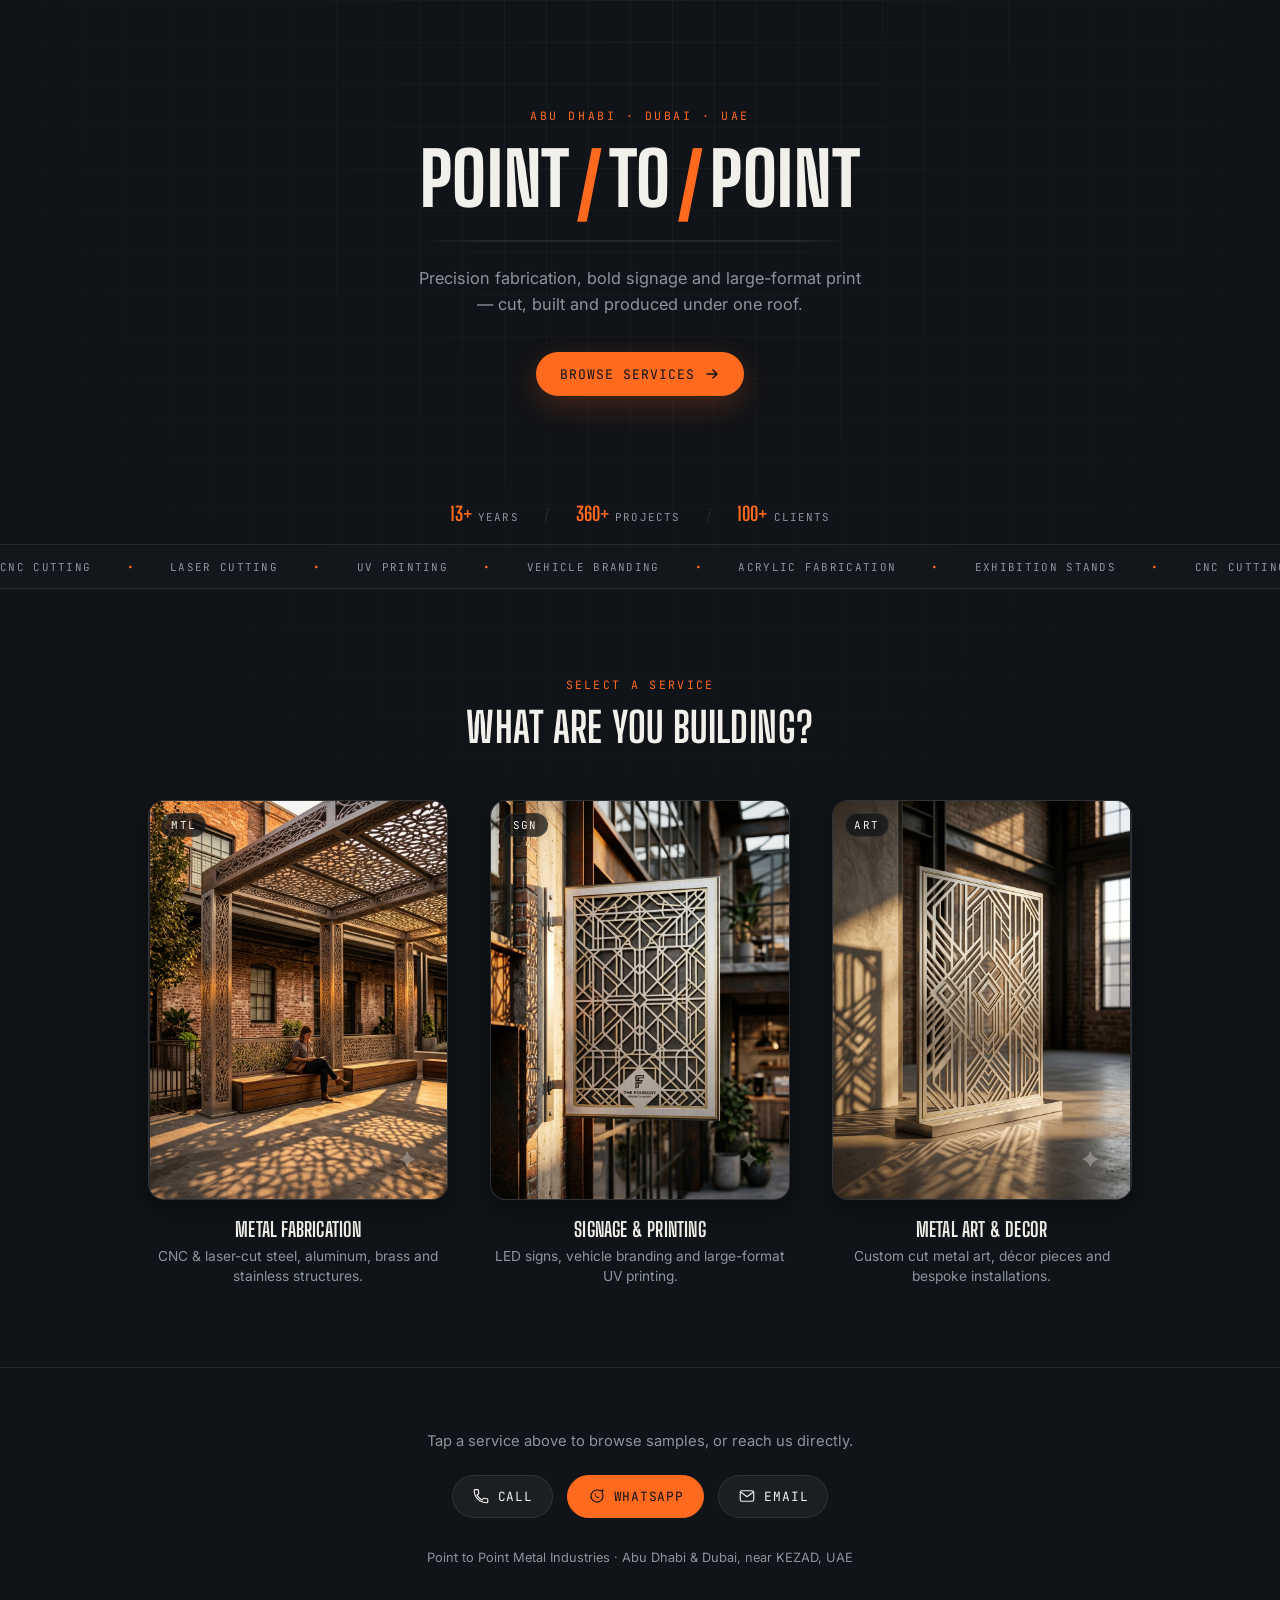
<file: index.html>
<!DOCTYPE html>
<html lang="en">
<head>
<meta charset="UTF-8">
<meta name="viewport" content="width=device-width, initial-scale=1.0">
<title>Point to Point | Fabrication, Signage &amp; Print — UAE</title>
<meta name="description" content="Precision metal fabrication, custom signage, vehicle branding and large-format printing. Abu Dhabi &amp; Dubai.">
<meta name="theme-color" content="#101317">
<link rel="preconnect" href="https://fonts.googleapis.com">
<link rel="preconnect" href="https://fonts.gstatic.com" crossorigin>
<link href="https://fonts.googleapis.com/css2?family=Big+Shoulders+Display:wght@600;700;800&family=Inter:wght@400;500;600&family=JetBrains+Mono:wght@500&display=swap" rel="stylesheet">
<link rel="stylesheet" href="style.css">
</head>
<body>

<!-- faint blueprint texture behind everything -->
<div class="blueprint-grid" aria-hidden="true"></div>

<!-- ============ HERO ============ -->
<header class="hero">
  <div class="hero-inner">
    <p class="eyebrow">Abu Dhabi &middot; Dubai &middot; UAE</p>
    <h1 class="hero-title">POINT<span class="hero-dot">/</span>TO<span class="hero-dot">/</span>POINT</h1>

    <div class="laser-line" aria-hidden="true"><span class="spark"></span></div>

    <p class="hero-tagline">Precision fabrication, bold signage and large-format print — cut, built and produced under one roof.</p>

    <a href="#services" class="hero-cta">
      <span>Browse services</span>
      <svg width="16" height="16" viewBox="0 0 16 16" fill="none" aria-hidden="true">
        <path d="M3 8h10M9 4l4 4-4 4" stroke="currentColor" stroke-width="1.6" stroke-linecap="round" stroke-linejoin="round"/>
      </svg>
    </a>
  </div>
</header>

<!-- ============ TRUST STRIP ============ -->
<div class="trust-strip" aria-label="Company highlights">
  <div class="trust-item"><span class="trust-num">13+</span><span class="trust-label">Years</span></div>
  <span class="trust-sep" aria-hidden="true">/</span>
  <div class="trust-item"><span class="trust-num">360+</span><span class="trust-label">Projects</span></div>
  <span class="trust-sep" aria-hidden="true">/</span>
  <div class="trust-item"><span class="trust-num">100+</span><span class="trust-label">Clients</span></div>
</div>

<!-- ============ CAPABILITY STRIP ============ -->
<div class="capability-strip" aria-label="Core capabilities">
  <div class="capability-track">
    <span class="chip">CNC CUTTING</span>
    <span class="chip">LASER CUTTING</span>
    <span class="chip">UV PRINTING</span>
    <span class="chip">VEHICLE BRANDING</span>
    <span class="chip">ACRYLIC FABRICATION</span>
    <span class="chip">EXHIBITION STANDS</span>
    <!-- duplicated for a seamless loop -->
    <span class="chip" aria-hidden="true">CNC CUTTING</span>
    <span class="chip" aria-hidden="true">LASER CUTTING</span>
    <span class="chip" aria-hidden="true">UV PRINTING</span>
    <span class="chip" aria-hidden="true">VEHICLE BRANDING</span>
    <span class="chip" aria-hidden="true">ACRYLIC FABRICATION</span>
    <span class="chip" aria-hidden="true">EXHIBITION STANDS</span>
  </div>
</div>

<!-- ============ SERVICES / GRID ============ -->
<main id="services" class="services">
  <p class="section-eyebrow">Select a service</p>
  <h2 class="section-title">What are you building?</h2>

  <div class="grid-container">

    <div class="card-3d-container">
      <a href="metal-fabrication.html" class="card-link">
        <div class="card">
          <img src="assets/metal-fab-sample.jpg" alt="Metal Fabrication" class="card-image" loading="lazy">
          <span class="card-tag">MTL</span>
        </div>
        <h3 class="card-title">Metal Fabrication</h3>
        <p class="card-desc">CNC &amp; laser-cut steel, aluminum, brass and stainless structures.</p>
      </a>
    </div>

    <div class="card-3d-container">
      <a href="metal-signboard.html" class="card-link">
        <div class="card">
          <img src="assets/metal-sign-sample.jpg" alt="Signage and Printing" class="card-image" loading="lazy">
          <span class="card-tag">SGN</span>
        </div>
        <h3 class="card-title">Signage &amp; Printing</h3>
        <p class="card-desc">LED signs, vehicle branding and large-format UV printing.</p>
      </a>
    </div>

    <div class="card-3d-container">
      <a href="metal-Art.html" class="card-link">
        <div class="card">
          <img src="assets/metal-art-sample.jpg" alt="Metal Art and Decor" class="card-image" loading="lazy">
          <span class="card-tag">ART</span>
        </div>
        <h3 class="card-title">Metal Art &amp; Decor</h3>
        <p class="card-desc">Custom cut metal art, décor pieces and bespoke installations.</p>
      </a>
    </div>

  </div>
</main>

<!-- ============ FOOTER ============ -->
<footer class="footer" id="site-footer">
  <p class="footer-note">Tap a service above to browse samples, or reach us directly.</p>
  <div class="footer-actions">
    <a href="tel:+97125506510" class="footer-btn">
      <svg width="18" height="18" viewBox="0 0 24 24" fill="none" aria-hidden="true"><path d="M6.6 10.8c1.4 2.8 3.8 5.1 6.6 6.6l2.2-2.2c.3-.3.7-.4 1-.2 1.1.4 2.3.6 3.6.6.6 0 1 .4 1 1V20c0 .6-.4 1-1 1C10.4 21 3 13.6 3 4.5c0-.6.4-1 1-1h3.5c.6 0 1 .4 1 1 0 1.2.2 2.4.6 3.5.1.4 0 .8-.2 1L6.6 10.8z" stroke="currentColor" stroke-width="1.5" stroke-linejoin="round"/></svg>
      Call
    </a>
    <a href="https://wa.me/97125506510" class="footer-btn footer-btn--accent" target="_blank" rel="noopener">
      <svg width="18" height="18" viewBox="0 0 24 24" fill="none" aria-hidden="true"><path d="M20 12a8 8 0 1 1-3.8-6.8L20 4l-1.2 3.8A8 8 0 0 1 20 12z" stroke="currentColor" stroke-width="1.5" stroke-linejoin="round"/><path d="M9 9c0 3 2 5.5 5 6l1-1.5-2-1-.7.7A5 5 0 0 1 9.8 10l.7-.7L9.5 8 9 9z" fill="currentColor"/></svg>
      WhatsApp
    </a>
    <a href="mailto:info@pointtopointind.com" class="footer-btn">
      <svg width="18" height="18" viewBox="0 0 24 24" fill="none" aria-hidden="true"><rect x="3" y="5" width="18" height="14" rx="2" stroke="currentColor" stroke-width="1.5"/><path d="M4 7l8 6 8-6" stroke="currentColor" stroke-width="1.5" stroke-linecap="round" stroke-linejoin="round"/></svg>
      Email
    </a>
  </div>
  <p class="footer-copy">Point to Point Metal Industries &middot; Abu Dhabi &amp; Dubai, near KEZAD, UAE</p>
</footer>

<!-- persistent quick-contact bar, mobile only -->
<div class="mobile-cta-bar" id="mobile-cta-bar">
  <a href="tel:+97125506510" class="mobile-cta-btn">Call</a>
  <a href="https://wa.me/97125506510" class="mobile-cta-btn mobile-cta-btn--accent" target="_blank" rel="noopener">WhatsApp</a>
</div>

<script>
  // Hide the sticky CTA bar once the footer (which has its own Call/WhatsApp
  // buttons) is visible, so the same actions aren't shown twice at once.
  (function () {
    var bar = document.getElementById('mobile-cta-bar');
    var footer = document.getElementById('site-footer');
    if (!bar || !footer || !('IntersectionObserver' in window)) return;

    var observer = new IntersectionObserver(function (entries) {
      entries.forEach(function (entry) {
        bar.classList.toggle('is-hidden', entry.isIntersecting);
      });
    }, { rootMargin: '0px 0px -10% 0px' });

    observer.observe(footer);
  })();
</script>

</body>
</html>
</file>
<file: style.css>
/* =========================================================
   POINT TO POINT — mobile-first industrial catalogue theme
   Tokens
========================================================= */
:root {
  --void: #101317;         /* base background, cool graphite */
  --surface: #1B1F24;      /* card / panel surface */
  --surface-2: #23282F;    /* elevated surface, hover state */
  --ink: #F2F0EA;          /* primary text, warm off-white */
  --steel: #8B95A1;        /* secondary text, brushed steel */
  --spark: #FF6A1F;        /* accent — hot-cut / laser spark orange */
  --spark-soft: rgba(255, 106, 31, 0.22);
  --line: rgba(242, 240, 234, 0.09);

  --font-display: 'Big Shoulders Display', sans-serif;
  --font-body: 'Inter', -apple-system, BlinkMacSystemFont, sans-serif;
  --font-mono: 'JetBrains Mono', monospace;
}

* { box-sizing: border-box; }

html { scroll-behavior: smooth; }

body {
  margin: 0;
  background: var(--void);
  color: var(--ink);
  font-family: var(--font-body);
  -webkit-font-smoothing: antialiased;
  overflow-x: hidden;
  padding-bottom: 0;
}

/* faint blueprint / technical-drawing texture across the whole page */
.blueprint-grid {
  position: fixed;
  inset: 0;
  z-index: 0;
  pointer-events: none;
  background-image:
    linear-gradient(var(--line) 1px, transparent 1px),
    linear-gradient(90deg, var(--line) 1px, transparent 1px);
  background-size: 42px 42px;
  opacity: 0.5;
  mask-image: radial-gradient(ellipse at top, black 0%, transparent 75%);
}

/* =========================================================
   HERO
========================================================= */
.hero {
  position: relative;
  z-index: 1;
  min-height: 54vh;
  display: flex;
  align-items: center;
  justify-content: center;
  padding: 6vh 6vw 4vh;
  text-align: center;
}

.hero-inner { max-width: 640px; }

.eyebrow {
  font-family: var(--font-mono);
  font-size: 0.72rem;
  letter-spacing: 0.22em;
  text-transform: uppercase;
  color: var(--spark);
  margin: 0 0 1.4rem;
}

.hero-title {
  font-family: var(--font-display);
  font-weight: 800;
  font-size: clamp(2.6rem, 11vw, 4.6rem);
  line-height: 0.95;
  letter-spacing: 0.01em;
  text-transform: uppercase;
  margin: 0;
}

.hero-dot { color: var(--spark); margin: 0 0.06em; }

.laser-line {
  position: relative;
  height: 2px;
  width: min(420px, 70vw);
  margin: 1.6rem auto 1.5rem;
  background: var(--line);
  overflow: hidden;
  mask-image: linear-gradient(90deg, transparent, black 12%, black 88%, transparent);
}

.laser-line .spark {
  position: absolute;
  top: 50%;
  left: -8%;
  width: 46px;
  height: 2px;
  transform: translateY(-50%);
  background: linear-gradient(90deg, transparent, var(--spark), transparent);
  box-shadow: 0 0 12px 2px var(--spark);
  animation: sweep 3.4s ease-in-out infinite;
}

@keyframes sweep {
  0%   { left: -10%; }
  50%  { left: 104%; }
  100% { left: -10%; }
}

.hero-tagline {
  font-size: 1.02rem;
  line-height: 1.55;
  color: var(--steel);
  margin: 0 auto 2.2rem;
  max-width: 46ch;
}

.hero-cta {
  display: inline-flex;
  align-items: center;
  gap: 0.55rem;
  font-family: var(--font-mono);
  font-size: 0.82rem;
  letter-spacing: 0.08em;
  text-transform: uppercase;
  color: var(--void);
  background: var(--spark);
  padding: 0.85rem 1.5rem;
  border-radius: 999px;
  text-decoration: none;
  transition: transform 0.25s ease, box-shadow 0.25s ease;
  box-shadow: 0 10px 30px var(--spark-soft);
}
.hero-cta:hover { transform: translateY(-2px); box-shadow: 0 14px 34px var(--spark-soft); }
.hero-cta svg { transition: transform 0.25s ease; }
.hero-cta:hover svg { transform: translateX(3px); }

/* =========================================================
   TRUST STRIP — real, quantifiable proof points
========================================================= */
.trust-strip {
  position: relative;
  z-index: 1;
  display: flex;
  align-items: center;
  justify-content: center;
  gap: 1.6rem;
  padding: 1rem 6vw 1.2rem;
  flex-wrap: wrap;
  text-align: center;
}

.trust-item {
  display: flex;
  align-items: baseline;
  gap: 0.4rem;
}

.trust-num {
  font-family: var(--font-display);
  font-weight: 700;
  font-size: 1.2rem;
  color: var(--spark);
}

.trust-label {
  font-family: var(--font-mono);
  font-size: 0.68rem;
  letter-spacing: 0.1em;
  text-transform: uppercase;
  color: var(--steel);
}

.trust-sep {
  color: var(--line);
  font-size: 1rem;
}

/* =========================================================
   CAPABILITY MARQUEE
========================================================= */
.capability-strip {
  position: relative;
  z-index: 1;
  border-top: 1px solid var(--line);
  border-bottom: 1px solid var(--line);
  overflow: hidden;
  padding: 0.9rem 0;
  background: rgba(255,255,255,0.015);
}

.capability-track {
  display: flex;
  width: max-content;
  gap: 2.2rem;
  animation: marquee 34s linear infinite;
}

/* WCAG 2.2.2 — let people pause the moving content on hover or keyboard focus */
.capability-strip:hover .capability-track,
.capability-strip:focus-within .capability-track {
  animation-play-state: paused;
}

@keyframes marquee {
  from { transform: translateX(0); }
  to   { transform: translateX(-50%); }
}

.chip {
  font-family: var(--font-mono);
  font-size: 0.68rem;
  letter-spacing: 0.12em;
  color: var(--steel);
  white-space: nowrap;
}
.chip::after {
  content: '\2022';
  color: var(--spark);
  margin-left: 2.2rem;
}

/* =========================================================
   SERVICES / CARD GRID
   (grid, hover & 3D tilt mechanics preserved as supplied)
========================================================= */
.services {
  position: relative;
  z-index: 1;
  padding: 5.5rem 6vw 2rem;
  text-align: center;
}

.section-eyebrow {
  font-family: var(--font-mono);
  font-size: 0.72rem;
  letter-spacing: 0.2em;
  text-transform: uppercase;
  color: var(--spark);
  margin: 0 0 0.6rem;
}

.section-title {
  font-family: var(--font-display);
  font-weight: 700;
  text-transform: uppercase;
  font-size: clamp(1.8rem, 5vw, 2.6rem);
  margin: 0 0 3rem;
  letter-spacing: 0.01em;
}

.grid-container {
  display: flex;
  flex-wrap: wrap;
  justify-content: center;
  gap: clamp(1.5rem, 4vw, 2.6rem);
  max-width: 1100px;
  margin: 0 auto;
}

.card-3d-container {
  perspective: 1500px; /* kept as supplied */
  width: min(86vw, 300px);
}

.card {
  position: relative;
  width: 100%;
  aspect-ratio: 3 / 4;
  transition: transform 0.6s ease; /* kept as supplied */
  transform-style: preserve-3d;    /* kept as supplied */
  cursor: pointer;
  border-radius: 16px;
  overflow: hidden;
  background: var(--surface);
  border: 1px solid var(--line);
  box-shadow: 0 10px 24px rgba(0,0,0,0.35);
}

.card-image {
  width: 100%;
  height: 100%;
  object-fit: contain; /* kept as supplied */
  background-color: var(--surface-2);
}

.card-tag {
  position: absolute;
  top: 12px;
  left: 12px;
  font-family: var(--font-mono);
  font-size: 0.68rem;
  letter-spacing: 0.12em;
  color: var(--ink);
  background: rgba(16, 19, 23, 0.75);
  border: 1px solid var(--line);
  padding: 0.25rem 0.55rem;
  border-radius: 999px;
}

/* Touch feedback — quick scale on tap, clears the instant the finger lifts.
   No :hover involved, so it can never get "stuck" on mobile. */
.card-3d-container:active .card {
  transform: scale(0.97);
  transition: transform 0.15s ease;
}

/* Full 3D tilt — only on devices with a real mouse, where :hover behaves
   predictably and won't stick after a tap on a phone. */
@media (hover: hover) and (pointer: fine) {
  .card-3d-container:hover .card {
    transform: rotateY(15deg) rotateX(10deg);
    box-shadow: 0 26px 55px var(--spark-soft), 0 20px 45px rgba(0,0,0,0.5);
  }
  .card-3d-container:hover .card-title { color: var(--spark); }
}

.card-link {
  display: block;
  width: 100%;
  text-decoration: none;
  color: inherit;
}

.card-title {
  font-family: var(--font-display);
  font-weight: 700;
  text-transform: uppercase;
  letter-spacing: 0.01em;
  font-size: 1.25rem;
  color: var(--ink);
  margin: 1.1rem 0 0.35rem;
  transition: color 0.25s ease;
}

.card-desc {
  font-size: 0.86rem;
  line-height: 1.45;
  color: var(--steel);
  margin: 0;
}

/* =========================================================
   FOOTER
========================================================= */
.footer {
  position: relative;
  z-index: 1;
  text-align: center;
  padding: 4rem 6vw 3rem;
  border-top: 1px solid var(--line);
  margin-top: 3rem;
}

.footer-note {
  font-size: 0.92rem;
  color: var(--steel);
  margin: 0 0 1.6rem;
}

.footer-actions {
  display: flex;
  justify-content: center;
  gap: 0.9rem;
  flex-wrap: wrap;
  margin-bottom: 2rem;
}

.footer-btn {
  display: inline-flex;
  align-items: center;
  gap: 0.5rem;
  font-family: var(--font-mono);
  font-size: 0.8rem;
  letter-spacing: 0.06em;
  text-transform: uppercase;
  color: var(--ink);
  background: var(--surface);
  border: 1px solid var(--line);
  padding: 0.7rem 1.2rem;
  border-radius: 999px;
  text-decoration: none;
  transition: border-color 0.25s ease, transform 0.25s ease;
}
.footer-btn:hover { border-color: var(--spark); transform: translateY(-2px); }
.footer-btn--accent {
  background: var(--spark);
  color: var(--void);
  border-color: var(--spark);
}

.footer-copy {
  font-size: 0.8rem;
  color: var(--steel);
  margin: 0;
}

/* =========================================================
   MOBILE STICKY CTA BAR
========================================================= */
.mobile-cta-bar {
  display: none;
}

@media (max-width: 640px) {
  body { padding-bottom: 68px; }

  .mobile-cta-bar {
    display: flex;
    position: fixed;
    left: 0;
    right: 0;
    bottom: 0;
    z-index: 5;
    background: var(--surface);
    border-top: 1px solid var(--line);
    padding: 0.6rem 0.8rem;
    gap: 0.6rem;
    transform: translateY(0);
    transition: transform 0.3s ease;
  }

  .mobile-cta-bar.is-hidden {
    transform: translateY(100%);
  }

  .mobile-cta-btn {
    flex: 1;
    text-align: center;
    font-family: var(--font-mono);
    font-size: 0.82rem;
    letter-spacing: 0.06em;
    text-transform: uppercase;
    color: var(--ink);
    background: transparent;
    border: 1px solid var(--line);
    padding: 0.7rem;
    border-radius: 10px;
    text-decoration: none;
  }

  .mobile-cta-btn--accent {
    background: var(--spark);
    color: var(--void);
    border-color: var(--spark);
  }
}

/* =========================================================
   CATEGORY PAGE — top bar
========================================================= */
.page-topbar {
  position: relative;
  z-index: 1;
  display: flex;
  align-items: center;
  justify-content: space-between;
  padding: 1.4rem 6vw;
}

.page-back {
  display: inline-flex;
  align-items: center;
  gap: 0.55rem;
  font-family: var(--font-display);
  font-weight: 700;
  text-transform: uppercase;
  font-size: 1rem;
  letter-spacing: 0.02em;
  color: var(--ink);
  text-decoration: none;
}
.page-back svg { color: var(--steel); transition: transform 0.2s ease; }
.page-back:hover svg { transform: translateX(-3px); }

.page-tag {
  font-family: var(--font-mono);
  font-size: 0.68rem;
  letter-spacing: 0.12em;
  color: var(--spark);
  border: 1px solid var(--line);
  border-radius: 999px;
  padding: 0.3rem 0.7rem;
}

/* =========================================================
   CATEGORY PAGE — header
========================================================= */
.page-header {
  position: relative;
  z-index: 1;
  text-align: center;
  padding: 1rem 6vw 2rem;
  max-width: 640px;
  margin: 0 auto;
}

.page-title {
  font-family: var(--font-display);
  font-weight: 800;
  text-transform: uppercase;
  font-size: clamp(1.9rem, 6vw, 2.8rem);
  line-height: 1;
  margin: 0.4rem 0 0.9rem;
}

.page-subtitle {
  font-size: 0.95rem;
  line-height: 1.55;
  color: var(--steel);
  margin: 0;
}

/* =========================================================
   FILTER CHIPS
========================================================= */
.filter-row {
  position: relative;
  z-index: 1;
  display: flex;
  flex-wrap: wrap;
  justify-content: center;
  gap: 0.6rem;
  padding: 0 6vw 2.4rem;
}

.filter-chip {
  font-family: var(--font-mono);
  font-size: 0.72rem;
  letter-spacing: 0.06em;
  text-transform: uppercase;
  color: var(--steel);
  background: var(--surface);
  border: 1px solid var(--line);
  border-radius: 999px;
  padding: 0.5rem 1rem;
  cursor: pointer;
  transition: border-color 0.2s ease, color 0.2s ease, background 0.2s ease;
}
.filter-chip:hover { border-color: var(--spark); color: var(--ink); }
.filter-chip.is-active {
  background: var(--spark);
  border-color: var(--spark);
  color: var(--void);
}

/* =========================================================
   SAMPLE GRID
========================================================= */
.sample-main {
  position: relative;
  z-index: 1;
  padding: 0 6vw 3rem;
}

.sample-grid {
  display: grid;
  grid-template-columns: repeat(2, 1fr);
  gap: 0.9rem;
  max-width: 1100px;
  margin: 0 auto;
}

@media (min-width: 640px) {
  .sample-grid { grid-template-columns: repeat(3, 1fr); gap: 1.2rem; }
}
@media (min-width: 960px) {
  .sample-grid { grid-template-columns: repeat(4, 1fr); }
}

.sample-empty {
  text-align: center;
  color: var(--steel);
  font-size: 0.9rem;
  padding: 2rem 0;
}

.sample-card {
  position: relative;
  display: flex;
  flex-direction: column;
  text-align: left;
  background: none;
  border: none;
  padding: 0;
  font: inherit;
  color: inherit;
  cursor: pointer;
}

.sample-image {
  width: 100%;
  aspect-ratio: 3 / 4;
  object-fit: cover;
  border-radius: 12px;
  background-color: var(--surface-2);
  border: 1px solid var(--line);
  transition: border-color 0.2s ease, transform 0.2s ease;
}

.sample-card:hover .sample-image { transform: translateY(-2px); }
.sample-card.is-selected .sample-image {
  border-color: var(--spark);
  box-shadow: 0 0 0 2px var(--spark-soft);
}

.sample-check {
  position: absolute;
  top: 8px;
  right: 8px;
  width: 22px;
  height: 22px;
  border-radius: 50%;
  display: flex;
  align-items: center;
  justify-content: center;
  background: rgba(16, 19, 23, 0.75);
  border: 1px solid var(--line);
  color: transparent;
  transition: background 0.2s ease, border-color 0.2s ease, color 0.2s ease;
}
.sample-card.is-selected .sample-check {
  background: var(--spark);
  border-color: var(--spark);
  color: var(--void);
}

.sample-label {
  font-size: 0.82rem;
  font-weight: 500;
  color: var(--ink);
  margin: 0.55rem 0 0.15rem;
}

.sample-material {
  font-family: var(--font-mono);
  font-size: 0.64rem;
  letter-spacing: 0.08em;
  text-transform: uppercase;
  color: var(--steel);
}

/* =========================================================
   CART FAB — floating button, persists selection across pages
========================================================= */
.cart-fab {
  position: fixed;
  right: 1.1rem;
  bottom: 1.1rem;
  z-index: 6;
  width: 54px;
  height: 54px;
  border-radius: 50%;
  display: flex;
  align-items: center;
  justify-content: center;
  background: var(--spark);
  color: var(--void);
  border: none;
  cursor: pointer;
  box-shadow: 0 10px 26px var(--spark-soft);
  transition: transform 0.2s ease;
}
.cart-fab:hover { transform: translateY(-2px); }

.cart-fab-count {
  position: absolute;
  top: -4px;
  right: -4px;
  min-width: 20px;
  height: 20px;
  padding: 0 5px;
  border-radius: 999px;
  background: var(--ink);
  color: var(--void);
  font-family: var(--font-mono);
  font-size: 0.68rem;
  font-weight: 600;
  display: flex;
  align-items: center;
  justify-content: center;
  border: 2px solid var(--void);
}

/* =========================================================
   CART / REVIEW MODAL
========================================================= */
.cart-modal { display: none; }
.cart-modal:not([hidden]) {
  display: flex;
  align-items: flex-end;
  justify-content: center;
  position: fixed;
  inset: 0;
  z-index: 10;
}
@media (min-width: 640px) {
  .cart-modal:not([hidden]) { align-items: center; }
}

.cart-modal-backdrop {
  position: absolute;
  inset: 0;
  background: rgba(8, 9, 11, 0.7);
}

.cart-panel {
  position: relative;
  z-index: 1;
  width: 100%;
  max-width: 460px;
  max-height: 88vh;
  overflow-y: auto;
  scrollbar-width: none; /* Firefox */
  -ms-overflow-style: none; /* legacy Edge/IE */
  background: var(--surface);
  border: 1px solid var(--line);
  border-radius: 20px 20px 0 0;
  padding: 1.4rem 1.4rem 1.6rem;
}
.cart-panel::-webkit-scrollbar { display: none; } /* Chrome/Safari/newer Edge */
@media (min-width: 640px) {
  .cart-panel { border-radius: 20px; margin: 0 1rem; }
}

.cart-panel-header {
  display: flex;
  align-items: center;
  justify-content: space-between;
  margin-bottom: 1rem;
}
.cart-panel-header h2 {
  font-family: var(--font-display);
  font-weight: 700;
  text-transform: uppercase;
  font-size: 1.2rem;
  margin: 0;
}

.cart-close {
  width: 30px;
  height: 30px;
  border-radius: 50%;
  border: 1px solid var(--line);
  background: none;
  color: var(--steel);
  display: flex;
  align-items: center;
  justify-content: center;
  cursor: pointer;
}
.cart-close:hover { color: var(--ink); border-color: var(--spark); }

.cart-items {
  display: flex;
  flex-direction: column;
  max-height: 34vh;
  overflow-y: auto;
  scrollbar-width: none; /* Firefox */
  -ms-overflow-style: none; /* legacy Edge/IE */
  margin-bottom: 1rem;
}
.cart-items::-webkit-scrollbar { display: none; } /* Chrome/Safari/newer Edge */

.cart-item {
  display: flex;
  align-items: center;
  justify-content: space-between;
  gap: 0.8rem;
  padding: 0.65rem 0;
  border-bottom: 1px solid var(--line);
}

.cart-item-info { display: flex; flex-direction: column; gap: 0.15rem; }
.cart-item-label { font-size: 0.88rem; color: var(--ink); }
.cart-item-meta {
  font-family: var(--font-mono);
  font-size: 0.64rem;
  letter-spacing: 0.06em;
  text-transform: uppercase;
  color: var(--steel);
}

.cart-item-remove {
  flex-shrink: 0;
  width: 26px;
  height: 26px;
  border-radius: 50%;
  border: 1px solid var(--line);
  background: none;
  color: var(--steel);
  display: flex;
  align-items: center;
  justify-content: center;
  cursor: pointer;
}
.cart-item-remove:hover { color: var(--spark); border-color: var(--spark); }

.cart-empty {
  text-align: center;
  color: var(--steel);
  font-size: 0.85rem;
  line-height: 1.5;
  padding: 1.2rem 0.5rem;
}

.cart-form {
  display: flex;
  flex-direction: column;
  gap: 0.6rem;
  margin-bottom: 1.1rem;
}

.cart-input {
  font-family: var(--font-body);
  font-size: 0.88rem;
  color: var(--ink);
  background: var(--surface-2);
  border: 1px solid var(--line);
  border-radius: 8px;
  padding: 0.7rem 0.85rem;
  width: 100%;
}
.cart-input::placeholder { color: var(--steel); }
.cart-input:focus-visible { outline: 2px solid var(--spark); outline-offset: 1px; }
.cart-textarea { resize: vertical; font-family: var(--font-body); }

.cart-actions {
  display: flex;
  gap: 0.6rem;
}

.selection-btn {
  flex: 1 1 0;
  display: inline-flex;
  align-items: center;
  justify-content: center;
  gap: 0.45rem;
  font-family: var(--font-mono);
  font-size: 0.78rem;
  letter-spacing: 0.04em;
  text-transform: uppercase;
  border: 1px solid var(--line);
  border-radius: 999px;
  padding: 0.75rem 1.1rem;
  cursor: pointer;
  white-space: nowrap;
  transition: transform 0.2s ease, border-color 0.2s ease;
}
.selection-btn:hover { transform: translateY(-2px); }

.selection-btn--whatsapp {
  background: var(--spark);
  border-color: var(--spark);
  color: var(--void);
}

.selection-btn--email {
  background: transparent;
  color: var(--ink);
}
.selection-btn--email:hover { border-color: var(--spark); }

/* =========================================================
   ACCESSIBILITY
========================================================= */
a:focus-visible,
.card-link:focus-visible .card,
.filter-chip:focus-visible,
.sample-card:focus-visible .sample-image,
.cart-fab:focus-visible,
.cart-close:focus-visible,
.cart-item-remove:focus-visible {
  outline: 2px solid var(--spark);
  outline-offset: 3px;
}

@media (prefers-reduced-motion: reduce) {
  html { scroll-behavior: auto; }
  .laser-line .spark,
  .capability-track {
    animation: none !important;
  }
  .card, .hero-cta, .footer-btn,
  .sample-image, .sample-check, .filter-chip,
  .cart-fab, .selection-btn, .mobile-cta-bar {
    transition: none !important;
  }
}
</file>
